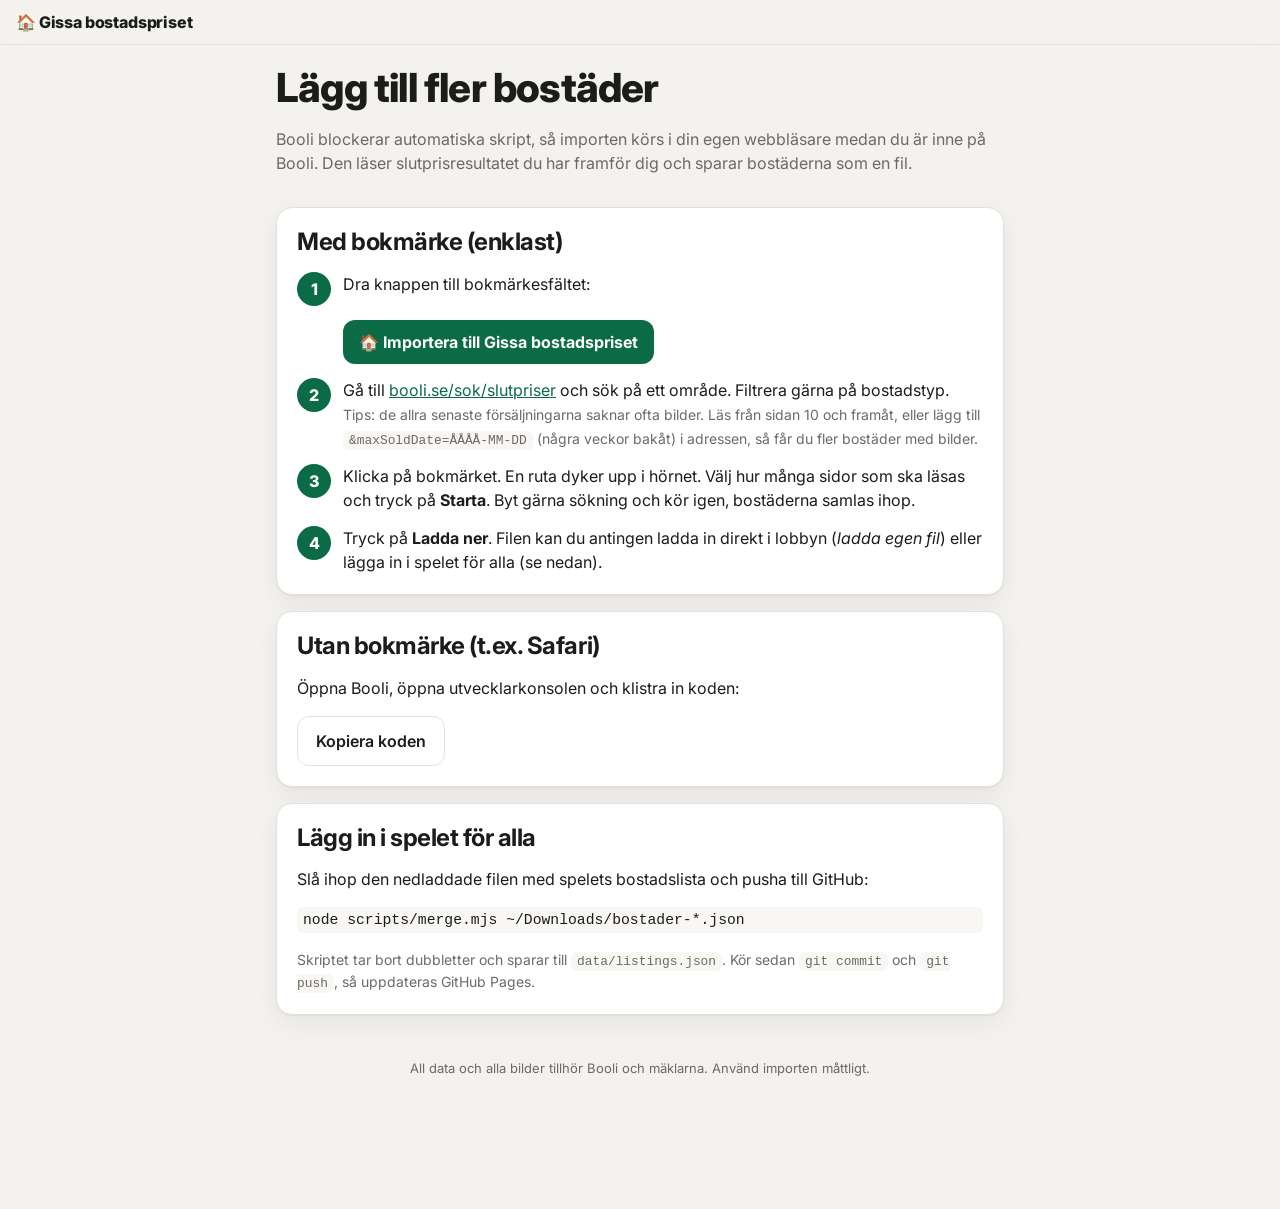
<file: importera.html>
<!doctype html>
<html lang="sv">
<head>
  <meta charset="utf-8">
  <meta name="viewport" content="width=device-width, initial-scale=1">
  <title>Importera bostäder</title>
  <meta name="description" content="Hämta fler sålda bostäder från Booli till Gissa bostadspriset.">
  <link rel="icon" href="data:image/svg+xml,<svg xmlns='http://www.w3.org/2000/svg' viewBox='0 0 100 100'><text y='.9em' font-size='90'>🏠</text></svg>">
  <link rel="preconnect" href="https://fonts.googleapis.com">
  <link rel="preconnect" href="https://fonts.gstatic.com" crossorigin>
  <link href="https://fonts.googleapis.com/css2?family=Inter:wght@400;500;600;700;800&display=swap" rel="stylesheet">
  <link rel="stylesheet" href="css/style.css?v=7">
  <style>
    .steps { counter-reset: s; display: grid; gap: 14px; padding: 0; margin: 0; list-style: none; }
    .steps li { counter-increment: s; display: grid; grid-template-columns: 34px 1fr; gap: 12px; align-items: start; }
    .steps li::before { content: counter(s); width: 34px; height: 34px; border-radius: 50%; background: var(--accent); color: var(--accent-ink); display: grid; place-items: center; font-weight: 800; }
    .bookmarklet { display: inline-block; padding: 10px 16px; border-radius: 12px; background: var(--accent); color: var(--accent-ink); font-weight: 700; text-decoration: none; cursor: grab; }
    code { background: var(--surface-2); padding: 2px 6px; border-radius: 6px; font-size: .92em; overflow-wrap: anywhere; }
  </style>
</head>
<body>
  <header class="topbar"><a class="brand" href="./">🏠 <span>Gissa bostadspriset</span></a></header>
  <main class="app stack" style="max-width:760px">
    <div>
      <h1 style="font-size:clamp(28px,6vw,40px)">Lägg till fler bostäder</h1>
      <p class="muted">Booli blockerar automatiska skript, så importen körs i din egen webbläsare medan du är inne på Booli. Den läser slutprisresultatet du har framför dig och sparar bostäderna som en fil.</p>
    </div>

    <div class="card stack">
      <h2>Med bokmärke (enklast)</h2>
      <ol class="steps">
        <li><div>Dra knappen till bokmärkesfältet:<br><br><a class="bookmarklet" id="bm" href="#">🏠 Importera till Gissa bostadspriset</a></div></li>
        <li><div>Gå till <a href="https://www.booli.se/sok/slutpriser" target="_blank" rel="noopener">booli.se/sok/slutpriser</a> och sök på ett område. Filtrera gärna på bostadstyp.<br><span class="muted small">Tips: de allra senaste försäljningarna saknar ofta bilder. Läs från sidan 10 och framåt, eller lägg till <code>&amp;maxSoldDate=ÅÅÅÅ-MM-DD</code> (några veckor bakåt) i adressen, så får du fler bostäder med bilder.</span></div></li>
        <li><div>Klicka på bokmärket. En ruta dyker upp i hörnet. Välj hur många sidor som ska läsas och tryck på <b>Starta</b>. Byt gärna sökning och kör igen, bostäderna samlas ihop.</div></li>
        <li><div>Tryck på <b>Ladda ner</b>. Filen kan du antingen ladda in direkt i lobbyn (<i>ladda egen fil</i>) eller lägga in i spelet för alla (se nedan).</div></li>
      </ol>
    </div>

    <div class="card stack">
      <h2>Utan bokmärke (t.ex. Safari)</h2>
      <p style="margin:0">Öppna Booli, öppna utvecklarkonsolen och klistra in koden:</p>
      <div class="row"><button class="btn" id="copy-code">Kopiera koden</button><span class="muted small" id="copy-status"></span></div>
    </div>

    <div class="card stack">
      <h2>Lägg in i spelet för alla</h2>
      <p style="margin:0">Slå ihop den nedladdade filen med spelets bostadslista och pusha till GitHub:</p>
      <code>node scripts/merge.mjs ~/Downloads/bostader-*.json</code>
      <p class="muted small" style="margin:0">Skriptet tar bort dubbletter och sparar till <code>data/listings.json</code>. Kör sedan <code>git commit</code> och <code>git push</code>, så uppdateras GitHub Pages.</p>
    </div>
    <p class="footer-note">All data och alla bilder tillhör Booli och mäklarna. Använd importen måttligt.</p>
  </main>
  <script>
    const src = new URL('importer/booli-import.js', location.href).toString();
    const bm = `javascript:(()=>{const s=document.createElement('script');s.src='${src}?'+Date.now();document.body.appendChild(s)})()`;
    document.getElementById('bm').setAttribute('href', bm);
    document.getElementById('bm').addEventListener('click', (e) => { e.preventDefault(); alert('Dra knappen till bokmärkesfältet i stället för att klicka på den.'); });
    document.getElementById('copy-code').onclick = async () => {
      const st = document.getElementById('copy-status');
      try {
        const code = await (await fetch(src)).text();
        await navigator.clipboard.writeText(code);
        st.textContent = 'Koden kopierades.';
      } catch { st.textContent = 'Kunde inte kopiera. Öppna ' + src + ' och kopiera manuellt.'; }
    };
  </script>
</body>
</html>
</file>
<file: css/style.css>
:root {
  --bg: #f4f2ee;
  --surface: #ffffff;
  --surface-2: #f8f7f4;
  --text: #1c1c1a;
  --muted: #6b6a65;
  --border: #e4e1da;
  --accent: #0b6b47;
  --accent-ink: #ffffff;
  --accent-soft: #e3f1ea;
  --gold: #c8962c;
  --silver: #9aa0a6;
  --bronze: #b06d3c;
  --danger: #b3261e;
  --shadow: 0 1px 2px rgba(0, 0, 0, .05), 0 8px 24px rgba(0, 0, 0, .06);
  --radius: 16px;
  color-scheme: light;
}
@media (prefers-color-scheme: dark) {
  :root:not([data-theme="light"]) {
    --bg: #131412;
    --surface: #1d1f1c;
    --surface-2: #252724;
    --text: #efeee9;
    --muted: #a3a29b;
    --border: #33352f;
    --accent: #3fbf86;
    --accent-ink: #0c1a12;
    --accent-soft: #1d3329;
    --shadow: 0 1px 2px rgba(0, 0, 0, .3), 0 8px 24px rgba(0, 0, 0, .3);
    color-scheme: dark;
  }
}
:root[data-theme="dark"] {
  --bg: #131412;
  --surface: #1d1f1c;
  --surface-2: #252724;
  --text: #efeee9;
  --muted: #a3a29b;
  --border: #33352f;
  --accent: #3fbf86;
  --accent-ink: #0c1a12;
  --accent-soft: #1d3329;
  --shadow: 0 1px 2px rgba(0, 0, 0, .3), 0 8px 24px rgba(0, 0, 0, .3);
  color-scheme: dark;
}

* { box-sizing: border-box; }
html, body { margin: 0; }
body {
  background: var(--bg);
  color: var(--text);
  font: 16px/1.5 Inter, system-ui, -apple-system, "Segoe UI", sans-serif;
  -webkit-font-smoothing: antialiased;
  min-height: 100vh;
}
button, input, select { font: inherit; color: inherit; }
a { color: var(--accent); }
.num { font-variant-numeric: tabular-nums; }

.topbar {
  position: sticky; top: 0; z-index: 10;
  display: flex; align-items: center; justify-content: space-between; gap: 12px;
  padding: 10px 16px;
  background: color-mix(in srgb, var(--bg) 85%, transparent);
  backdrop-filter: blur(10px);
  border-bottom: 1px solid var(--border);
}
.brand { font-weight: 800; text-decoration: none; color: var(--text); letter-spacing: -.01em; white-space: nowrap; }
.topbar-right { display: flex; gap: 8px; align-items: center; font-size: 14px; color: var(--muted); min-width: 0; }
.pill {
  display: inline-flex; align-items: center; gap: 6px;
  padding: 4px 10px; border-radius: 999px;
  background: var(--surface); border: 1px solid var(--border);
  font-size: 13px; font-weight: 600; color: var(--text); white-space: nowrap;
}

.app { max-width: 1120px; margin: 0 auto; padding: 20px 16px 120px; }

.card {
  background: var(--surface); border: 1px solid var(--border);
  border-radius: var(--radius); box-shadow: var(--shadow);
  padding: 20px;
}
.stack { display: grid; gap: 16px; grid-template-columns: minmax(0, 1fr); }
.row { display: flex; gap: 12px; flex-wrap: wrap; align-items: center; }
.muted { color: var(--muted); }
.small { font-size: 14px; }
h1, h2, h3 { letter-spacing: -.02em; line-height: 1.15; margin: 0; }
h1 { font-size: clamp(32px, 6vw, 52px); font-weight: 800; }
h2 { font-size: 24px; font-weight: 700; }
h3 { font-size: 17px; font-weight: 700; }

.btn {
  display: inline-flex; align-items: center; justify-content: center; gap: 8px;
  padding: 12px 18px; border-radius: 12px;
  border: 1px solid var(--border); background: var(--surface);
  font-weight: 600; cursor: pointer; text-decoration: none; color: var(--text);
  transition: transform .06s ease, background .15s ease;
}
.btn:hover { background: var(--surface-2); }
.btn:active { transform: scale(.98); }
.btn:disabled { opacity: .45; cursor: not-allowed; transform: none; }
.btn.primary { background: var(--accent); color: var(--accent-ink); border-color: transparent; }
.btn.primary:hover { filter: brightness(1.06); }
.btn.big { padding: 16px 22px; font-size: 18px; border-radius: 14px; }
.btn.block { width: 100%; }
.btn.ghost { background: transparent; }

.field { display: grid; gap: 6px; }
.field label, .label { font-size: 13px; font-weight: 600; color: var(--muted); }
.input, select.input {
  width: 100%; padding: 12px 14px; border-radius: 12px;
  border: 1px solid var(--border); background: var(--surface-2);
  outline: none;
}
.input:focus { border-color: var(--accent); box-shadow: 0 0 0 3px var(--accent-soft); }
.code-input { text-transform: uppercase; letter-spacing: .3em; font-weight: 800; font-size: 22px; text-align: center; }

/* ---------- Start ---------- */
.hero { display: grid; gap: 28px; padding: 24px 0 8px; }
.hero p.lead { font-size: 18px; color: var(--muted); max-width: 560px; margin: 12px 0 0; }
.home-grid { display: grid; gap: 16px; grid-template-columns: repeat(auto-fit, minmax(280px, 1fr)); }
.home-grid .card { display: grid; gap: 14px; align-content: start; }
.how { display: grid; gap: 10px; grid-template-columns: repeat(auto-fit, minmax(200px, 1fr)); }
.how div { padding: 14px; border-radius: 12px; background: var(--surface); border: 1px dashed var(--border); font-size: 14px; color: var(--muted); }
.how b { display: block; color: var(--text); margin-bottom: 2px; }

/* ---------- Lobby ---------- */
.lobby { display: grid; gap: 16px; grid-template-columns: minmax(0, 1.1fr) minmax(0, 1fr); }
@media (max-width: 820px) { .lobby { grid-template-columns: minmax(0, 1fr); } }
.room-code { font-size: clamp(44px, 10vw, 72px); font-weight: 800; letter-spacing: .12em; line-height: 1; }
.qr { background: #fff; padding: 10px; border-radius: 12px; width: max-content; }
.qr img, .qr canvas { display: block; width: 148px; height: 148px; }
.players { display: flex; flex-wrap: wrap; gap: 8px; }
.player-chip {
  display: inline-flex; align-items: center; gap: 8px;
  padding: 8px 12px; border-radius: 999px; background: var(--surface-2); border: 1px solid var(--border);
  font-weight: 600;
}
.player-chip .dot { width: 8px; height: 8px; border-radius: 50%; background: var(--accent); }
.player-chip.off { opacity: .5; }
.player-chip.off .dot { background: var(--muted); }
.player-chip.done { background: var(--accent-soft); border-color: transparent; }
.avatar {
  width: 26px; height: 26px; border-radius: 50%; display: grid; place-items: center;
  font-size: 12px; font-weight: 800; color: #fff; flex: none;
}
.settings { display: grid; gap: 12px; grid-template-columns: repeat(auto-fit, minmax(170px, 1fr)); }
.toggle { display: flex; gap: 10px; align-items: center; font-weight: 500; cursor: pointer; }
.toggle input { width: 18px; height: 18px; accent-color: var(--accent); }

/* ---------- Runda ---------- */
.round { display: grid; gap: 16px; grid-template-columns: minmax(0, 1.6fr) minmax(300px, 1fr); align-items: start; }
@media (max-width: 900px) {
  .round { grid-template-columns: minmax(0, 1fr); }
  .round.reveal > aside { order: -1; position: static; }
  .round:not(.reveal) { padding-bottom: 250px; }
  .round:not(.reveal) .guess-panel {
    position: fixed; left: 0; right: 0; bottom: 0; top: auto; z-index: 20;
    border-radius: 18px 18px 0 0; padding: 14px 16px calc(14px + env(safe-area-inset-bottom));
    gap: 10px; box-shadow: 0 -8px 30px rgba(0, 0, 0, .25);
  }
  .round:not(.reveal) .guess-panel .field,
  .round:not(.reveal) .guess-panel .players,
  .round:not(.reveal) .guess-panel > .label { display: none; }
  .round:not(.reveal) .guess-panel .guess-amount { font-size: 30px; cursor: pointer; }
  .round:not(.reveal) .guess-panel .btn.big { padding: 12px; font-size: 17px; }
}
.gallery { position: relative; border-radius: var(--radius); overflow: hidden; background: #111; aspect-ratio: 3 / 2; box-shadow: var(--shadow); }
.gallery img.main { width: 100%; height: 100%; object-fit: cover; display: block; cursor: zoom-in; user-select: none; -webkit-user-drag: none; }
.gallery .nav {
  position: absolute; top: 50%; transform: translateY(-50%);
  width: 44px; height: 44px; border-radius: 50%; border: 0;
  background: rgba(0, 0, 0, .55); color: #fff; font-size: 22px; cursor: pointer;
  display: grid; place-items: center;
}
.gallery .nav.prev { left: 10px; }
.gallery .nav.next { right: 10px; }
.gallery .counter {
  position: absolute; right: 10px; bottom: 10px; padding: 3px 9px; border-radius: 999px;
  background: rgba(0, 0, 0, .6); color: #fff; font-size: 13px; font-weight: 600;
}
.thumbs { display: flex; gap: 6px; overflow-x: auto; padding: 8px 0 2px; scrollbar-width: thin; }
.thumbs button { flex: none; border: 2px solid transparent; padding: 0; border-radius: 8px; overflow: hidden; cursor: pointer; background: none; opacity: .7; }
.thumbs button.on { border-color: var(--accent); opacity: 1; }
.thumbs img { width: 78px; height: 52px; object-fit: cover; display: block; }

.facts-title { display: flex; justify-content: space-between; gap: 12px; align-items: baseline; flex-wrap: wrap; }
.facts { display: grid; grid-template-columns: repeat(auto-fill, minmax(130px, 1fr)); gap: 10px; margin-top: 14px; }
.fact { background: var(--surface-2); border-radius: 12px; padding: 10px 12px; }
.fact .k { font-size: 12px; color: var(--muted); font-weight: 600; }
.fact .v { font-weight: 700; font-size: 17px; }
.chips { display: flex; gap: 6px; flex-wrap: wrap; margin-top: 12px; }
.chip { font-size: 13px; padding: 4px 10px; border-radius: 999px; background: var(--accent-soft); color: var(--text); font-weight: 600; }

.guess-panel { position: sticky; top: 72px; display: grid; gap: 14px; }
.guess-amount { font-size: clamp(30px, 5vw, 40px); font-weight: 800; letter-spacing: -.02em; text-align: center; }
.guess-amount small { font-size: .5em; color: var(--muted); font-weight: 700; }
input[type=range] { width: 100%; accent-color: var(--accent); height: 28px; }
.adjust { display: grid; grid-template-columns: repeat(4, 1fr); gap: 6px; }
.adjust .btn { padding: 8px 4px; font-size: 14px; }
.timer { height: 8px; border-radius: 99px; background: var(--surface-2); overflow: hidden; }
.timer > div { height: 100%; background: var(--accent); width: 100%; transition: width .25s linear; }
.timer.low > div { background: var(--danger); }
.timer-label { display: flex; justify-content: space-between; font-size: 14px; color: var(--muted); font-weight: 600; }
.locked { text-align: center; padding: 14px; border-radius: 12px; background: var(--accent-soft); font-weight: 600; }

/* ---------- Karta & namn ---------- */
.map-card { display: grid; gap: 10px; }
.map-head { display: flex; justify-content: space-between; align-items: baseline; gap: 12px; flex-wrap: wrap; }
.map { width: 100%; height: 280px; border: 0; border-radius: 12px; background: var(--surface-2); display: block; }
.rename { display: grid; gap: 6px; padding-top: 4px; border-top: 1px solid var(--border); padding-top: 14px; }
.rename .input { flex: 1; min-width: 0; }

/* ---------- Facit ---------- */
.reveal-price { text-align: center; display: grid; gap: 4px; }
.reveal-price .price { white-space: nowrap; font-size: clamp(34px, 4.6vw, 54px); font-weight: 800; letter-spacing: -.03em; line-height: 1.05; }
.results { display: grid; gap: 8px; }
.result {
  display: grid; grid-template-columns: 28px 26px minmax(0, 1fr) auto; gap: 10px; align-items: center;
  padding: 10px 12px; border-radius: 12px; background: var(--surface-2);
}
.result .place { font-weight: 800; color: var(--muted); text-align: center; }
.result .name { font-weight: 700; overflow: hidden; text-overflow: ellipsis; white-space: nowrap; }
.result .sub { font-size: 13px; color: var(--muted); }
.result .pts { font-weight: 800; text-align: right; }
.result .pts small { display: block; font-size: 12px; color: var(--muted); font-weight: 600; }
.result.me { outline: 2px solid var(--accent); }
.diff-up { color: #c0392b; }
.diff-down { color: #2471a3; }
@media (prefers-color-scheme: dark) { :root:not([data-theme="light"]) .diff-up { color: #ff8a7a; } :root:not([data-theme="light"]) .diff-down { color: #7cc3ff; } }

.scale { position: relative; height: 54px; margin: 8px 6px 0; }
.scale .line { position: absolute; left: 0; right: 0; top: 26px; height: 2px; background: var(--border); }
.scale .mark { position: absolute; top: 0; transform: translateX(-50%); display: grid; justify-items: center; gap: 2px; }
.scale .mark .avatar { width: 22px; height: 22px; font-size: 10px; border: 2px solid var(--surface); }
.scale .truth { position: absolute; top: 12px; transform: translateX(-50%); width: 4px; height: 30px; border-radius: 2px; background: var(--text); }

.scoreboard { display: grid; gap: 6px; }
.score-row { display: flex; align-items: center; gap: 10px; padding: 8px 10px; border-radius: 10px; }
.score-row:nth-child(odd) { background: var(--surface-2); }
.score-row .name { flex: 1; font-weight: 600; min-width: 0; overflow: hidden; text-overflow: ellipsis; white-space: nowrap; }
.score-row .delta { color: var(--accent); font-weight: 700; font-size: 14px; }

/* ---------- Slut ---------- */
.podium { display: flex; justify-content: center; align-items: flex-end; gap: 10px; margin: 20px 0 8px; }
.podium .step { width: min(30%, 160px); text-align: center; display: grid; gap: 6px; justify-items: center; }
.podium .block { width: 100%; border-radius: 12px 12px 4px 4px; display: grid; place-items: center; font-size: 28px; font-weight: 800; color: #fff; }
.podium .p1 .block { height: 150px; background: var(--gold); }
.podium .p2 .block { height: 110px; background: var(--silver); }
.podium .p3 .block { height: 80px; background: var(--bronze); }
.podium .avatar { width: 44px; height: 44px; font-size: 17px; }

.empty { text-align: center; padding: 40px 16px; }

/* ---------- Övrigt ---------- */
.toast {
  position: fixed; left: 50%; bottom: 24px; transform: translateX(-50%) translateY(20px);
  background: var(--text); color: var(--bg); padding: 10px 16px; border-radius: 12px;
  font-weight: 600; font-size: 14px; opacity: 0; pointer-events: none; transition: all .2s ease;
  max-width: calc(100vw - 32px); z-index: 50;
}
.toast.show { opacity: 1; transform: translateX(-50%) translateY(0); }
[hidden] { display: none !important; }
.lightbox { position: fixed; inset: 0; z-index: 40; background: rgba(0, 0, 0, .92); display: grid; place-items: center; cursor: zoom-out; }
.lightbox img { max-width: 100vw; max-height: 100vh; object-fit: contain; }
.lightbox .nav { position: fixed; top: 50%; transform: translateY(-50%); width: 52px; height: 52px; border-radius: 50%; border: 0; background: rgba(255, 255, 255, .15); color: #fff; font-size: 26px; cursor: pointer; }
.lightbox .nav.prev { left: 12px; }
.lightbox .nav.next { right: 12px; }
.spinner { width: 28px; height: 28px; border-radius: 50%; border: 3px solid var(--border); border-top-color: var(--accent); animation: spin .8s linear infinite; margin: 0 auto; }
@keyframes spin { to { transform: rotate(360deg); } }
.pop { animation: pop .35s ease; }
@keyframes pop { from { transform: translateY(8px) scale(.98); } to { transform: none; } }
.footer-note { font-size: 13px; color: var(--muted); text-align: center; margin-top: 28px; }
@media (max-width: 520px) {
  .brand span { display: none; }
  .card { padding: 16px; }
  .facts { grid-template-columns: repeat(2, minmax(0, 1fr)); }
}
</file>
